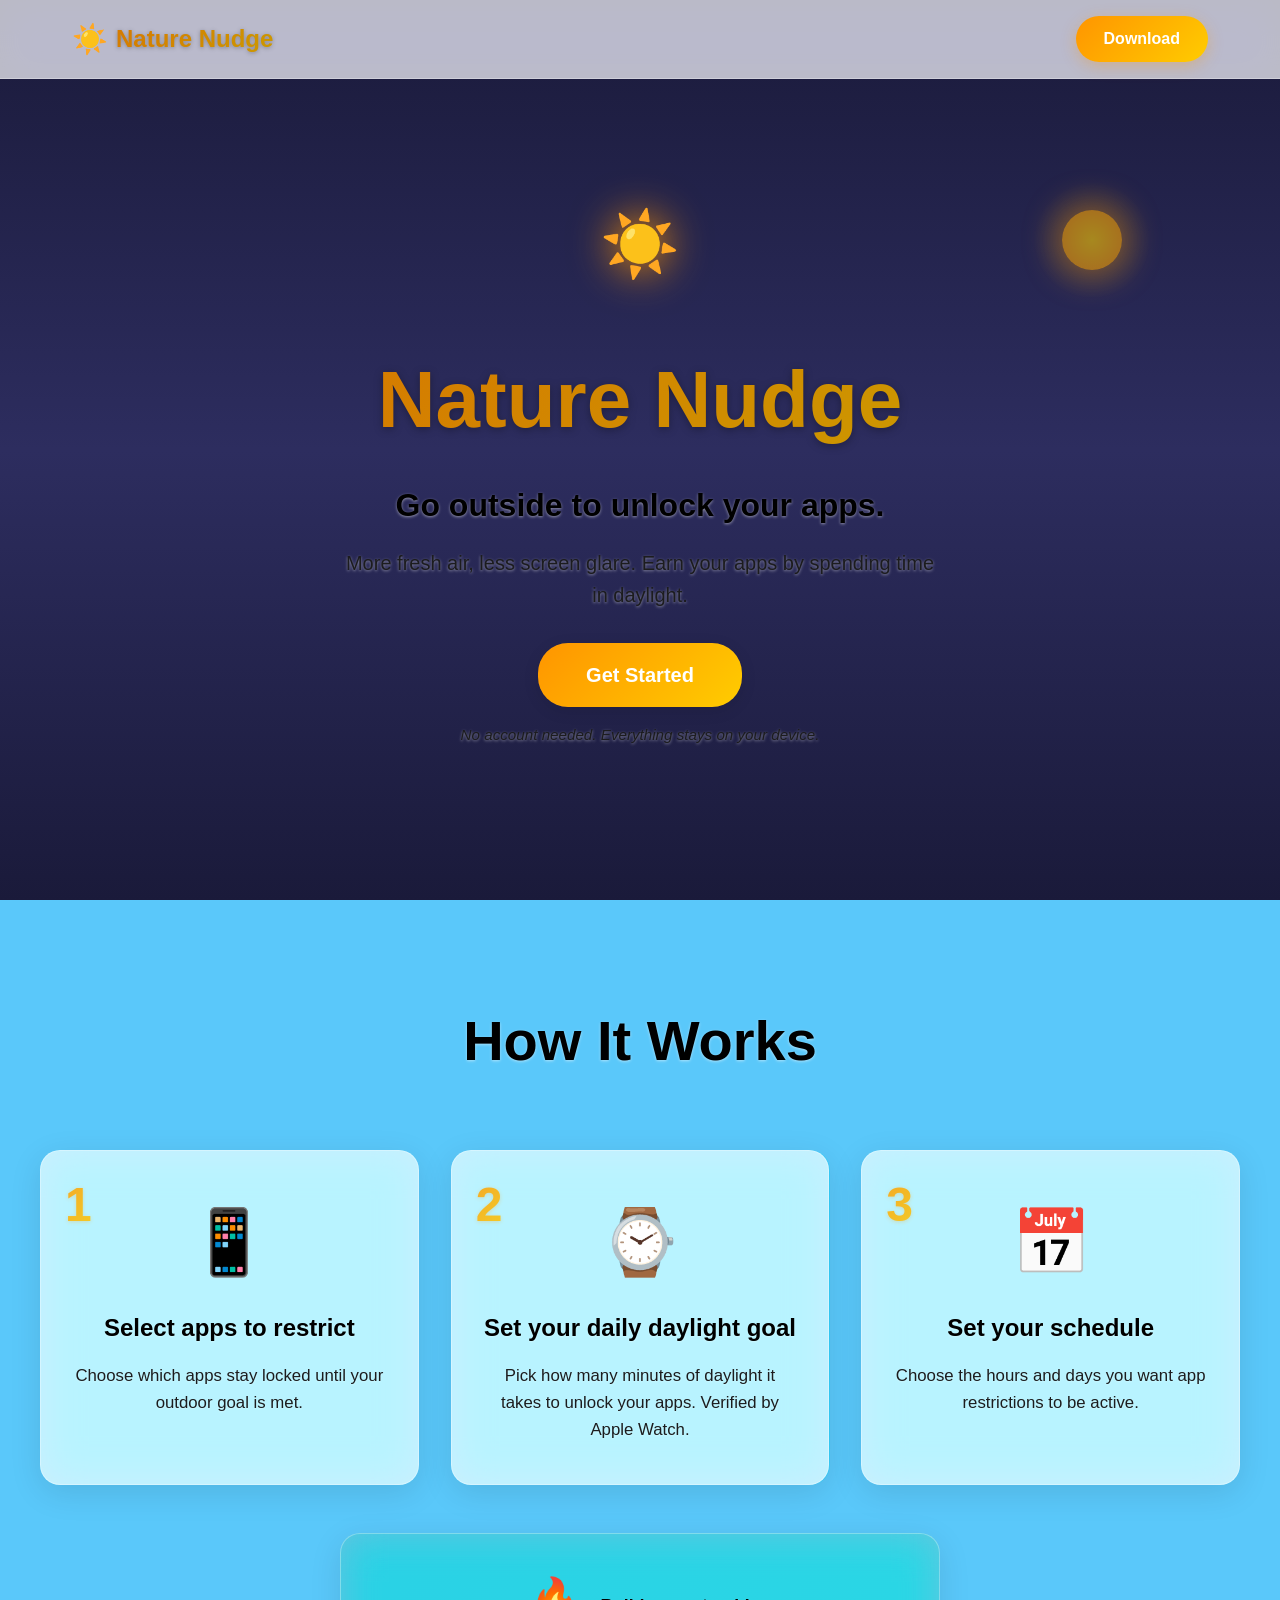
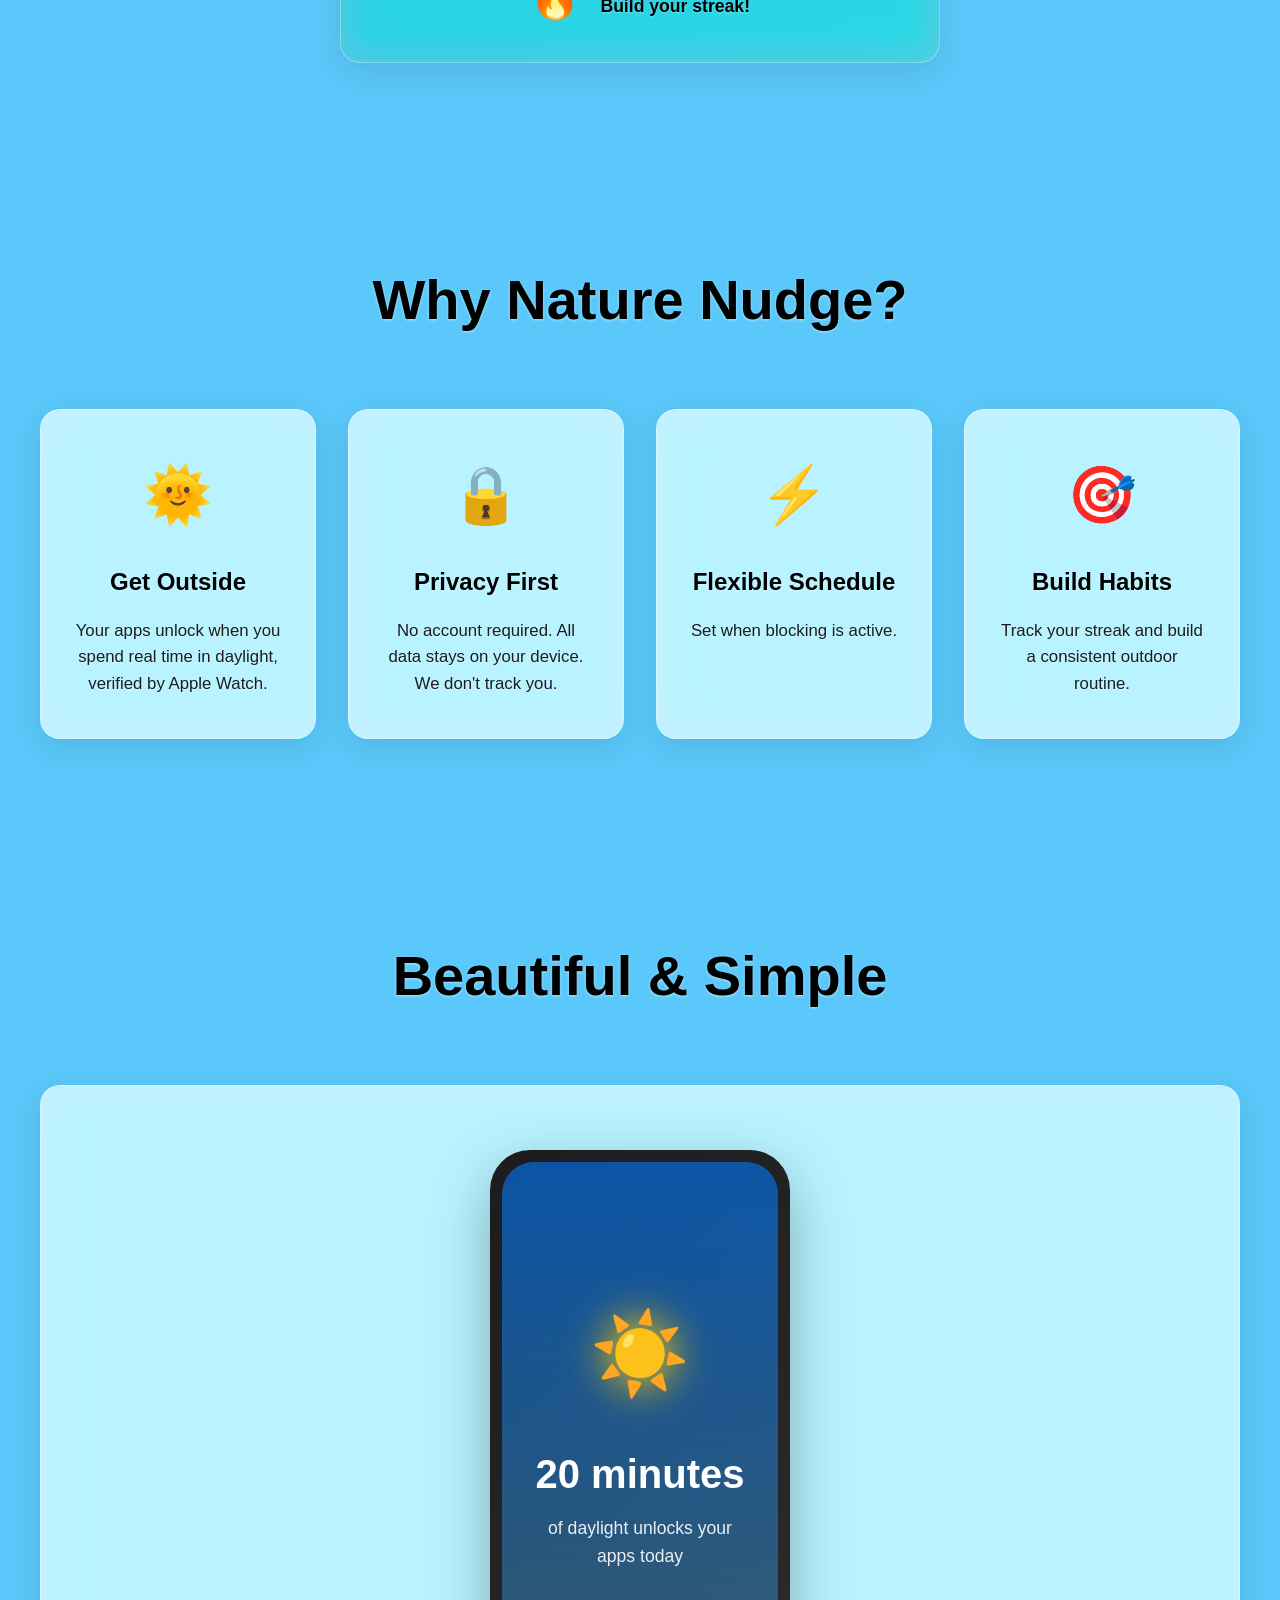
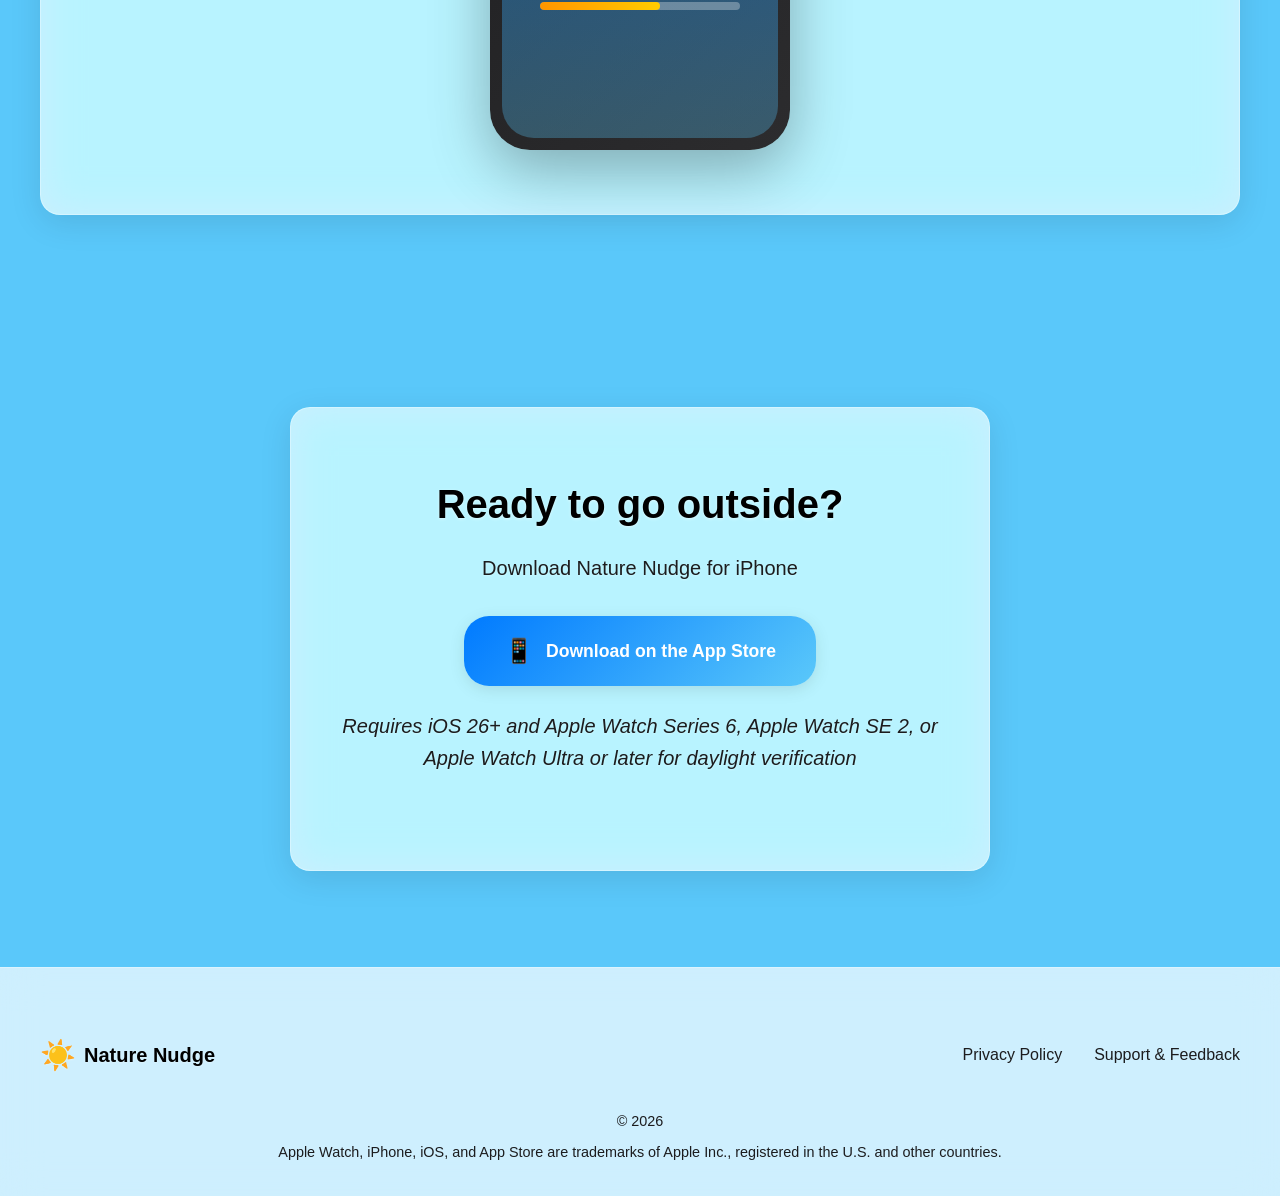
<file: index.html>
<!DOCTYPE html>
<html lang="en">
<head>
    <meta charset="UTF-8">
    <meta name="viewport" content="width=device-width, initial-scale=1.0, viewport-fit=cover">
    <meta name="robots" content="noindex, nofollow">
    <meta name="theme-color" content="#4A90E2" media="(prefers-color-scheme: light)">
    <meta name="theme-color" content="#1a1a3a" media="(prefers-color-scheme: dark)">
    <meta name="apple-mobile-web-app-capable" content="yes">
    <meta name="apple-mobile-web-app-status-bar-style" content="black-translucent">

    <!-- Social Media Preview -->
    <meta property="og:type" content="website">
    <meta property="og:title" content="Nature Nudge - Go outside to unlock your apps">
    <meta property="og:description" content="Break your screen addiction. Earn your apps by spending time in daylight. No account needed. Everything stays on your device.">
    <meta property="og:image" content="https://brian-meersma.github.io/NatureNudge-Website/social-preview.png">
    <meta property="og:url" content="https://brian-meersma.github.io/NatureNudge-Website/">
    <meta property="og:image:width" content="1456">
    <meta property="og:image:height" content="720">

    <meta name="twitter:card" content="summary_large_image">
    <meta name="twitter:title" content="Nature Nudge - Go outside to unlock your apps">
    <meta name="twitter:description" content="Break your screen addiction. Earn your apps by spending time in daylight.">
    <meta name="twitter:image" content="https://brian-meersma.github.io/NatureNudge-Website/social-preview.png">

    <meta name="description" content="Break your screen addiction. Earn your apps by spending time in daylight. No account needed. Everything stays on your device.">

    <link rel="icon" type="image/svg+xml" href="favicon.svg">
    <link rel="apple-touch-icon" href="favicon.svg">
    <title>Nature Nudge - Go outside to unlock your apps</title>
    <link rel="stylesheet" href="style.css">
</head>
<body>
    <!-- Dynamic Sky Background -->
    <div class="sky-background" id="skyBackground"></div>

    <!-- Floating Sun -->
    <div class="floating-sun" id="floatingSun">
        <div class="sun-rays"></div>
        <div class="sun-core"></div>
    </div>

    <!-- Navigation -->
    <nav class="nav">
        <div class="nav-content">
            <div class="logo">
                <span class="sun-icon">☀️</span>
                <span class="logo-text">Nature Nudge</span>
            </div>
            <a href="#download" class="nav-link">Download</a>
        </div>
    </nav>

    <!-- Hero Section -->
    <section class="hero">
        <div class="hero-content">
            <div class="hero-icon">
                <div class="pulse-circle"></div>
                <div class="pulse-circle delay-1"></div>
                <div class="pulse-circle delay-2"></div>
                <span class="hero-sun">☀️</span>
            </div>
            <h1 class="hero-title">Nature Nudge</h1>
            <p class="hero-tagline">Go outside to unlock your apps.</p>
            <p class="hero-subtitle">More fresh air, less screen glare. Earn your apps by spending time in daylight.</p>
            <a href="#download" class="cta-button glass-button">
                Get Started
            </a>
            <p class="hero-note">No account needed. Everything stays on your device.</p>
        </div>
    </section>

    <!-- How It Works -->
    <section class="how-it-works">
        <div class="container">
            <h2 class="section-title">How It Works</h2>

            <div class="steps">
                <div class="step glass-card" data-step="1">
                    <div class="step-number">1</div>
                    <div class="step-icon">📱</div>
                    <h3 class="step-title">Select apps to restrict</h3>
                    <p class="step-description">Choose which apps stay locked until your outdoor goal is met.</p>
                </div>

                <div class="step glass-card" data-step="2">
                    <div class="step-number">2</div>
                    <div class="step-icon">⌚</div>
                    <h3 class="step-title">Set your daily daylight goal</h3>
                    <p class="step-description">Pick how many minutes of daylight it takes to unlock your apps. Verified by Apple Watch.</p>
                </div>

                <div class="step glass-card" data-step="3">
                    <div class="step-number">3</div>
                    <div class="step-icon">📅</div>
                    <h3 class="step-title">Set your schedule</h3>
                    <p class="step-description">Choose the hours and days you want app restrictions to be active.</p>
                </div>
            </div>

            <div class="bonus-feature glass-card">
                <span class="bonus-icon">🔥</span>
                <p><strong>Build your streak!</strong></p>
            </div>
        </div>
    </section>

    <!-- Features Grid -->
    <section class="features">
        <div class="container">
            <h2 class="section-title">Why Nature Nudge?</h2>

            <div class="features-grid">
                <div class="feature glass-card interactive-card">
                    <div class="feature-icon">🌞</div>
                    <h3>Get Outside</h3>
                    <p>Your apps unlock when you spend real time in daylight, verified by Apple Watch.</p>
                </div>

                <div class="feature glass-card interactive-card">
                    <div class="feature-icon">🔒</div>
                    <h3>Privacy First</h3>
                    <p>No account required. All data stays on your device. We don't track you.</p>
                </div>

                <div class="feature glass-card interactive-card">
                    <div class="feature-icon">⚡</div>
                    <h3>Flexible Schedule</h3>
                    <p>Set when blocking is active.</p>
                </div>

                <div class="feature glass-card interactive-card">
                    <div class="feature-icon">🎯</div>
                    <h3>Build Habits</h3>
                    <p>Track your streak and build a consistent outdoor routine.</p>
                </div>
            </div>
        </div>
    </section>

    <!-- App Preview -->
    <section class="preview">
        <div class="container">
            <h2 class="section-title">Beautiful & Simple</h2>
            <div class="preview-content glass-card">
                <div class="phone-mockup">
                    <div class="phone-screen">
                        <div class="app-preview-gradient"></div>

                        <!-- App Grid (shows first) -->
                        <div class="app-grid" id="appGrid">
                            <div class="app-icon" style="background: linear-gradient(135deg, #FF3B30, #FF6B6B);"></div>
                            <div class="app-icon" style="background: linear-gradient(135deg, #007AFF, #4A9EFF);"></div>
                            <div class="app-icon" style="background: linear-gradient(135deg, #34C759, #5DD57D);"></div>
                            <div class="app-icon" style="background: linear-gradient(135deg, #FF9500, #FFAB40);"></div>
                            <div class="app-icon" style="background: linear-gradient(135deg, #5856D6, #7B79EA);"></div>
                            <div class="app-icon" style="background: linear-gradient(135deg, #FF2D55, #FF5277);"></div>
                            <div class="app-icon" style="background: linear-gradient(135deg, #5AC8FA, #7DD4FC);"></div>
                            <div class="app-icon" style="background: linear-gradient(135deg, #FFCC00, #FFD740);"></div>
                            <div class="app-icon" style="background: linear-gradient(135deg, #AF52DE, #C26FE8);"></div>
                            <div class="app-icon app-locked" id="lockedApp" style="background: linear-gradient(135deg, #8E8E93, #AEAEB2);"></div>
                            <div class="app-icon" style="background: linear-gradient(135deg, #FF6B35, #FF8A5B);"></div>
                            <div class="app-icon" style="background: linear-gradient(135deg, #32ADE6, #5BBFED);"></div>
                        </div>

                        <!-- Unlock Screen (shows after tap) -->
                        <div class="app-preview-content" id="unlockScreen">
                            <div class="preview-sun">☀️</div>
                            <h3>20 minutes</h3>
                            <p>of daylight unlocks your apps today</p>
                            <div class="preview-progress">
                                <div class="progress-bar">
                                    <div class="progress-fill" id="progressFill"></div>
                                </div>
                            </div>
                        </div>
                    </div>
                </div>
            </div>
        </div>
    </section>

    <!-- Download Section -->
    <section class="download" id="download">
        <div class="container">
            <div class="download-content glass-card">
                <h2>Ready to go outside?</h2>
                <p>Download Nature Nudge for iPhone</p>
                <div class="download-buttons">
                    <a href="#" class="app-store-button glass-button">
                        <span class="button-icon">📱</span>
                        Download on the App Store
                    </a>
                </div>
                <p class="requirements">Requires iOS 26+ and Apple Watch Series 6, Apple Watch SE 2, or Apple Watch Ultra or later for daylight verification</p>
            </div>
        </div>
    </section>

    <!-- Footer -->
    <footer class="footer">
        <div class="container">
            <div class="footer-content">
                <div class="footer-logo">
                    <span class="sun-icon">☀️</span>
                    <span>Nature Nudge</span>
                </div>
                <nav class="footer-links">
                    <a href="privacy.html">Privacy Policy</a>
                    <a href="https://forms.cloud.microsoft/Pages/ResponsePage.aspx?id=DQSIkWdsW0yxEjajBLZtrQAAAAAAAAAAAAO__d2WzkRUQkdaQlNQN0pYU01TVzdLMTNZN1FaNTY4Vy4u">Support & Feedback</a>
                </nav>
            </div>
            <p class="footer-copy">&copy; 2026</p>
            <p class="footer-legal">Apple Watch, iPhone, iOS, and App Store are trademarks of Apple Inc., registered in the U.S. and other countries.</p>
        </div>
    </footer>

    <script src="script.js"></script>
</body>
</html>
</file>
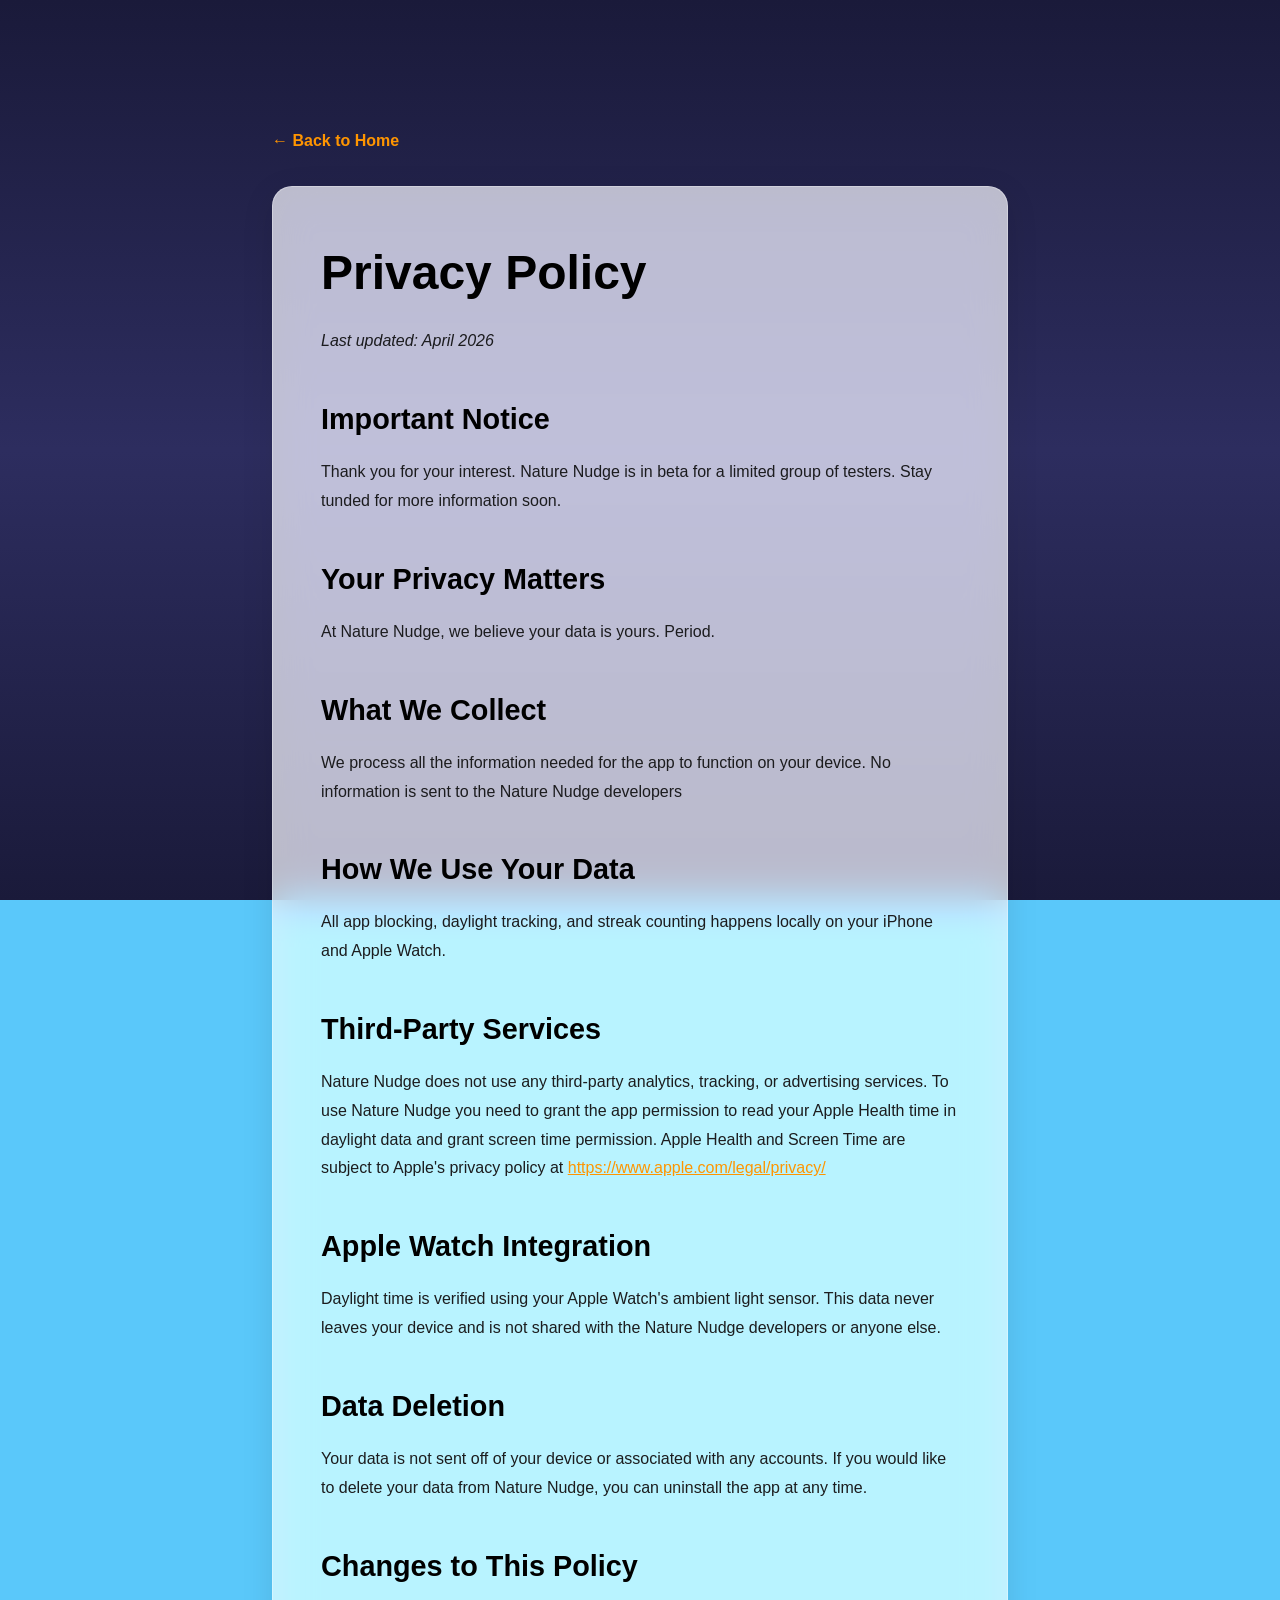
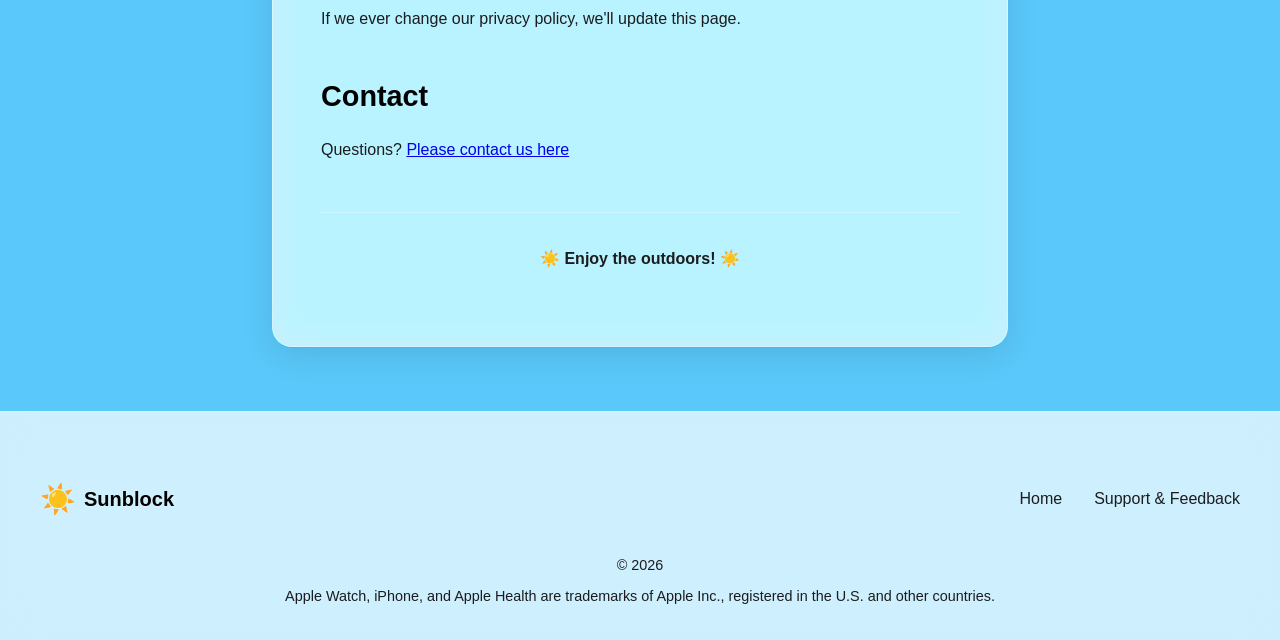
<file: privacy.html>
<!DOCTYPE html>
<html lang="en">
<head>
    <meta charset="UTF-8">
    <meta name="viewport" content="width=device-width, initial-scale=1.0, viewport-fit=cover">
    <meta name="robots" content="noindex, nofollow">
    <meta name="theme-color" content="#4A90E2" media="(prefers-color-scheme: light)">
    <meta name="theme-color" content="#1a1a3a" media="(prefers-color-scheme: dark)">
    <meta name="apple-mobile-web-app-capable" content="yes">
    <meta name="apple-mobile-web-app-status-bar-style" content="black-translucent">

    <!-- Social Media Preview -->
    <meta property="og:type" content="website">
    <meta property="og:title" content="Privacy Policy - Nature Nudge">
    <meta property="og:description" content="Your data is yours. Sunblock requires no account and all data stays on your device. Learn about our privacy-first approach.">
    <meta property="og:image" content="https://brian-meersma.github.io/NatureNudge-Website/social-preview.png">
    <meta property="og:url" content="https://brian-meersma.github.io/NatureNudge-Website/privacy.html">
    <meta property="og:image:width" content="1456">
    <meta property="og:image:height" content="720">

    <meta name="twitter:card" content="summary_large_image">
    <meta name="twitter:title" content="Privacy Policy - Nature Nudge">
    <meta name="twitter:description" content="Your data is yours. Sunblock requires no account and all data stays on your device.">
    <meta name="twitter:image" content="https://brian-meersma.github.io/NatureNudge-Website/social-preview.png">

    <meta name="description" content="Your data is yours. Sunblock requires no account and all data stays on your device. Learn about our privacy-first approach.">

    <link rel="icon" type="image/svg+xml" href="favicon.svg">
    <link rel="apple-touch-icon" href="favicon.svg">
    <title>Privacy Policy - Nature Nudge</title>
    <link rel="stylesheet" href="style.css">
    <style>
        .privacy-container {
            max-width: 800px;
            margin: 0 auto;
            padding: 8rem 2rem 4rem;
        }

        .privacy-content {
            padding: 3rem;
        }

        .privacy-content h1 {
            font-size: 3rem;
            margin-bottom: 1rem;
        }

        .privacy-content h2 {
            font-size: 1.8rem;
            margin-top: 2.5rem;
            margin-bottom: 1rem;
        }

        .privacy-content p {
            margin-bottom: 1.5rem;
            line-height: 1.8;
            color: var(--text-secondary);
        }

        .back-link {
            display: inline-block;
            margin-bottom: 2rem;
            color: var(--orange);
            text-decoration: none;
            font-weight: 600;
        }

        .back-link:hover {
            text-decoration: underline;
        }
    </style>
</head>
<body class="midday">
    <div class="sky-background"></div>

    <div class="privacy-container">
        <a href="index.html" class="back-link">← Back to Home</a>

        <div class="privacy-content glass-card">
            <h1>Privacy Policy</h1>
            <p><em>Last updated: April 2026</em></p>

            <h2>Important Notice</h2>
            <p>Thank you for your interest. Nature Nudge is in beta for a limited group of testers. Stay tunded for more information soon.</p>
            
            <h2>Your Privacy Matters</h2>
            <p>At Nature Nudge, we believe your data is yours. Period.</p>

            <h2>What We Collect</h2>
            <p>We process all the information needed for the app to function on your device. No information is sent to the Nature Nudge developers</p>

            <h2>How We Use Your Data</h2>
            <p>All app blocking, daylight tracking, and streak counting happens locally on your iPhone and Apple Watch.</p>

            <h2>Third-Party Services</h2>
            <p>Nature Nudge does not use any third-party analytics, tracking, or advertising services. To use Nature Nudge you need to grant the app permission to read your Apple Health time in daylight data and grant screen time permission. Apple Health and Screen Time are subject to Apple's privacy policy at <a href="https://www.apple.com/legal/privacy/" style="color: var(--orange);">https://www.apple.com/legal/privacy/</a></p>

            <h2>Apple Watch Integration</h2>
            <p>Daylight time is verified using your Apple Watch's ambient light sensor. This data never leaves your device and is not shared with the Nature Nudge developers or anyone else.</p>
            
            <h2>Data Deletion</h2>
            <p>Your data is not sent off of your device or associated with any accounts. If you would like to delete your data from Nature Nudge, you can uninstall the app at any time.</p>

            <h2>Changes to This Policy</h2>
            <p>If we ever change our privacy policy, we'll update this page.</p>

            <h2>Contact</h2>
            <p>Questions? <a href="https://forms.cloud.microsoft/Pages/ResponsePage.aspx?id=DQSIkWdsW0yxEjajBLZtrQAAAAAAAAAAAAO__d2WzkRUQkdaQlNQN0pYU01TVzdLMTNZN1FaNTY4Vy4u">Please contact us here</a></p>

            <p style="text-align: center; margin-top: 3rem; padding-top: 2rem; border-top: 1px solid var(--glass-border);">
                <strong>☀️ Enjoy the outdoors! ☀️</strong>
            </p>
        </div>
    </div>

    <footer class="footer">
        <div class="container">
            <div class="footer-content">
                <div class="footer-logo">
                    <span class="sun-icon">☀️</span>
                    <span>Sunblock</span>
                </div>
                <nav class="footer-links">
                    <a href="index.html">Home</a>
                    <a href="https://forms.cloud.microsoft/Pages/ResponsePage.aspx?id=DQSIkWdsW0yxEjajBLZtrQAAAAAAAAAAAAO__d2WzkRUQkdaQlNQN0pYU01TVzdLMTNZN1FaNTY4Vy4u">Support & Feedback</a>
                </nav>
            </div>
            <p class="footer-copy">&copy; 2026</p>
            <p class="footer-legal">Apple Watch, iPhone, and Apple Health are trademarks of Apple Inc., registered in the U.S. and other countries.</p>
        </div>
    </footer>

    <script>
        // Set time-based gradient
        const hour = new Date().getHours();
        const body = document.body;
        body.classList.remove('morning', 'midday', 'evening', 'night');

        if (hour >= 5 && hour < 8) {
            body.classList.add('morning');
        } else if (hour >= 8 && hour < 17) {
            body.classList.add('midday');
        } else if (hour >= 17 && hour < 20) {
            body.classList.add('evening');
        } else {
            body.classList.add('night');
        }
    </script>
</body>
</html>
</file>
<file: style.css>
/* ================================
   CSS Variables & Reset
   ================================ */

:root {
    --orange: #FF9500;
    --yellow: #FFCC00;
    --cyan: #5AC8FA;
    --blue: #007AFF;
    --indigo: #5856D6;
    --purple: #AF52DE;

    --text-primary: #000000;
    --text-secondary: #1C1C1E;
    --background: #F2F2F7;

    --glass-bg: rgba(255, 255, 255, 0.7);
    --glass-border: rgba(255, 255, 255, 0.3);
    --glass-shadow: rgba(0, 0, 0, 0.1);
}

@media (prefers-color-scheme: dark) {
    :root {
        --text-primary: #FFFFFF;
        --text-secondary: #AEAEB2;
        --background: #000000;
        --glass-bg: rgba(28, 28, 30, 0.7);
        --glass-border: rgba(255, 255, 255, 0.1);
    }
}

* {
    margin: 0;
    padding: 0;
    box-sizing: border-box;
}

html {
    height: -webkit-fill-available;
    background-color: #5AC8FA;
}

@media (prefers-color-scheme: dark) {
    html {
        background-color: #1a1a3a;
    }
}

body {
    font-family: -apple-system, BlinkMacSystemFont, 'SF Pro Display', 'Segoe UI', Roboto, 'Helvetica Neue', Arial, sans-serif;
    color: var(--text-primary);
    overflow-x: hidden;
    line-height: 1.6;
    min-height: 100vh;
    min-height: 100dvh;
    min-height: -webkit-fill-available;
    background-color: transparent;
}

/* ================================
   Dynamic Sky Background
   ================================ */

.sky-background {
    position: fixed;
    top: 0;
    left: 0;
    right: 0;
    bottom: 0;
    width: 100vw;
    height: 100vh;
    height: 100dvh;
    z-index: -2;
    transition: background 2s ease;
}

body.morning .sky-background {
    background: linear-gradient(180deg,
        #FFB347 0%,
        #FFCCB3 40%,
        #87CEEB 100%);
}

body.midday .sky-background {
    background: linear-gradient(180deg,
        #4A90E2 0%,
        #87CEEB 60%,
        #B0E0E6 100%);
}

body.evening .sky-background {
    background: linear-gradient(180deg,
        #FF6B35 0%,
        #C874AF 50%,
        #5856D6 100%);
}

body.night .sky-background {
    background: linear-gradient(180deg,
        #1a1a3a 0%,
        #2d2d5f 50%,
        #1a1a3a 100%);
}

@media (prefers-color-scheme: dark) {
    body.morning .sky-background {
        background: linear-gradient(180deg,
            #2d2d5f 0%,
            #1a1a3a 100%);
    }

    body.midday .sky-background {
        background: linear-gradient(180deg,
            #1a1a3a 0%,
            #000033 100%);
    }

    body.evening .sky-background {
        background: linear-gradient(180deg,
            #2d1a3a 0%,
            #1a1a3a 100%);
    }

    body.night .sky-background {
        background: linear-gradient(180deg,
            #0a0a1a 0%,
            #000000 100%);
    }
}

/* ================================
   Floating Sun
   ================================ */

.floating-sun {
    position: fixed;
    top: 20%;
    right: 10%;
    width: 120px;
    height: 120px;
    z-index: -1;
    animation: float 6s ease-in-out infinite;
    opacity: 0.6;
}

.sun-core {
    position: absolute;
    top: 50%;
    left: 50%;
    transform: translate(-50%, -50%);
    width: 60px;
    height: 60px;
    background: radial-gradient(circle, var(--yellow), var(--orange));
    border-radius: 50%;
    box-shadow: 0 0 40px var(--orange);
    animation: pulse 3s ease-in-out infinite;
}

.sun-rays {
    position: absolute;
    top: 50%;
    left: 50%;
    transform: translate(-50%, -50%);
    width: 100%;
    height: 100%;
    background: radial-gradient(circle,
        rgba(255, 204, 0, 0.3) 0%,
        transparent 70%);
    border-radius: 50%;
    animation: rotate 20s linear infinite;
}

@keyframes float {
    0%, 100% { transform: translateY(0px); }
    50% { transform: translateY(-20px); }
}

@keyframes pulse {
    0%, 100% { transform: translate(-50%, -50%) scale(1); }
    50% { transform: translate(-50%, -50%) scale(1.1); }
}

@keyframes rotate {
    from { transform: translate(-50%, -50%) rotate(0deg); }
    to { transform: translate(-50%, -50%) rotate(360deg); }
}

/* ================================
   Glass Effects
   ================================ */

.glass-card {
    background: var(--glass-bg);
    backdrop-filter: blur(20px) saturate(180%);
    -webkit-backdrop-filter: blur(20px) saturate(180%);
    border: 1px solid var(--glass-border);
    border-radius: 20px;
    box-shadow: 0 8px 32px var(--glass-shadow);
}

.glass-button {
    background: var(--glass-bg);
    backdrop-filter: blur(20px) saturate(180%);
    -webkit-backdrop-filter: blur(20px) saturate(180%);
    border: 1px solid var(--glass-border);
    box-shadow: 0 4px 16px var(--glass-shadow);
    transition: all 0.3s ease;
}

.glass-button:hover {
    transform: translateY(-2px);
    box-shadow: 0 8px 24px rgba(255, 149, 0, 0.3);
}

.interactive-card {
    transition: all 0.3s ease;
    cursor: pointer;
}

.interactive-card:hover {
    transform: translateY(-5px) scale(1.02);
    box-shadow: 0 12px 40px rgba(0, 0, 0, 0.15);
}

/* ================================
   Navigation
   ================================ */

.nav {
    position: fixed;
    top: 0;
    left: 0;
    right: 0;
    z-index: 1000;
    padding: 1rem 0;
    background: var(--glass-bg);
    backdrop-filter: blur(20px) saturate(180%);
    -webkit-backdrop-filter: blur(20px) saturate(180%);
    border-bottom: 1px solid var(--glass-border);
}

.nav-content {
    max-width: 1200px;
    margin: 0 auto;
    padding: 0 2rem;
    display: flex;
    justify-content: space-between;
    align-items: center;
}

.logo {
    display: flex;
    align-items: center;
    gap: 0.5rem;
    font-size: 1.5rem;
    font-weight: 700;
}

.sun-icon {
    font-size: 1.8rem;
    animation: spin 10s linear infinite;
}

@keyframes spin {
    from { transform: rotate(0deg); }
    to { transform: rotate(360deg); }
}

.logo-text {
    background: linear-gradient(135deg, #D67900, #CC9900);
    -webkit-background-clip: text;
    -webkit-text-fill-color: transparent;
    background-clip: text;
    filter: drop-shadow(0 1px 2px rgba(0, 0, 0, 0.3));
}

.nav-link {
    color: white;
    text-decoration: none;
    font-weight: 700;
    padding: 0.625rem 1.75rem;
    border-radius: 25px;
    background: linear-gradient(135deg, var(--orange), var(--yellow));
    transition: all 0.3s ease;
    box-shadow: 0 4px 16px rgba(255, 149, 0, 0.3);
}

.nav-link:hover {
    transform: translateY(-2px);
    box-shadow: 0 8px 24px rgba(255, 149, 0, 0.4);
}

/* ================================
   Hero Section
   ================================ */

.hero {
    min-height: 100vh;
    display: flex;
    align-items: center;
    justify-content: center;
    text-align: center;
    padding: 6rem 2rem 4rem;
}

.hero-content {
    max-width: 700px;
}

.hero-icon {
    position: relative;
    margin: 0 auto 2rem;
    width: 120px;
    height: 120px;
}

.pulse-circle {
    position: absolute;
    top: 50%;
    left: 50%;
    transform: translate(-50%, -50%);
    width: 100%;
    height: 100%;
    border: 2px solid var(--orange);
    border-radius: 50%;
    opacity: 0;
    animation: pulse-ring 2s cubic-bezier(0.455, 0.03, 0.515, 0.955) infinite;
}

.pulse-circle.delay-1 {
    animation-delay: 0.5s;
}

.pulse-circle.delay-2 {
    animation-delay: 1s;
}

@keyframes pulse-ring {
    0% {
        transform: translate(-50%, -50%) scale(0.5);
        opacity: 1;
    }
    100% {
        transform: translate(-50%, -50%) scale(1.5);
        opacity: 0;
    }
}

.hero-sun {
    position: absolute;
    top: 50%;
    left: 50%;
    transform: translate(-50%, -50%);
    font-size: 4rem;
    filter: drop-shadow(0 0 20px var(--orange));
}

.hero-title {
    font-size: clamp(3rem, 8vw, 5rem);
    font-weight: 800;
    margin-bottom: 1rem;
    background: linear-gradient(135deg, #D67900, #CC9900);
    -webkit-background-clip: text;
    -webkit-text-fill-color: transparent;
    background-clip: text;
    filter: drop-shadow(0 2px 4px rgba(0, 0, 0, 0.3));
}

.hero-tagline {
    font-size: clamp(1.5rem, 4vw, 2rem);
    font-weight: 600;
    margin-bottom: 1rem;
    color: var(--text-primary);
    text-shadow: 0 1px 3px rgba(255, 255, 255, 0.5);
}

.hero-subtitle {
    font-size: 1.25rem;
    color: var(--text-secondary);
    margin-bottom: 2rem;
    max-width: 600px;
    margin-left: auto;
    margin-right: auto;
    text-shadow: 0 1px 3px rgba(255, 255, 255, 0.5);
}

.cta-button {
    display: inline-block;
    padding: 1rem 3rem;
    font-size: 1.25rem;
    font-weight: 700;
    color: white;
    background: linear-gradient(135deg, var(--orange), var(--yellow));
    border-radius: 30px;
    text-decoration: none;
    border: none;
    cursor: pointer;
    margin-bottom: 1rem;
}

.cta-button:hover {
    transform: translateY(-3px);
    box-shadow: 0 12px 32px rgba(255, 149, 0, 0.4);
}

.hero-note {
    font-size: 0.95rem;
    color: var(--text-secondary);
    font-style: italic;
    text-shadow: 0 1px 3px rgba(255, 255, 255, 0.5);
}

/* ================================
   How It Works Section
   ================================ */

.how-it-works {
    padding: 6rem 2rem;
}

.container {
    max-width: 1200px;
    margin: 0 auto;
}

.section-title {
    font-size: clamp(2.5rem, 6vw, 3.5rem);
    font-weight: 800;
    text-align: center;
    margin-bottom: 4rem;
    text-shadow: 0 1px 3px rgba(255, 255, 255, 0.5);
}

.steps {
    display: grid;
    grid-template-columns: repeat(auto-fit, minmax(280px, 1fr));
    gap: 2rem;
    margin-bottom: 3rem;
}

.step {
    padding: 2.5rem 2rem;
    text-align: center;
    position: relative;
    animation: fadeInUp 0.6s ease forwards;
    opacity: 0;
}

.step[data-step="1"] { animation-delay: 0.1s; }
.step[data-step="2"] { animation-delay: 0.2s; }
.step[data-step="3"] { animation-delay: 0.3s; }

@keyframes fadeInUp {
    from {
        opacity: 0;
        transform: translateY(30px);
    }
    to {
        opacity: 1;
        transform: translateY(0);
    }
}

.step-number {
    position: absolute;
    top: 1rem;
    left: 1.5rem;
    font-size: 3rem;
    font-weight: 800;
    background: linear-gradient(135deg, var(--orange), var(--yellow));
    -webkit-background-clip: text;
    -webkit-text-fill-color: transparent;
    background-clip: text;
    opacity: 0.85;
    filter: drop-shadow(0 1px 2px rgba(255, 149, 0, 0.3));
}

.step-icon {
    font-size: 4rem;
    margin-bottom: 1rem;
}

.step-title {
    font-size: 1.5rem;
    font-weight: 700;
    margin-bottom: 1rem;
    text-shadow: 0 1px 2px rgba(255, 255, 255, 0.3);
}

.step-description {
    color: var(--text-secondary);
    font-size: 1.05rem;
    text-shadow: 0 1px 2px rgba(255, 255, 255, 0.3);
}

.bonus-feature {
    padding: 2rem;
    text-align: center;
    margin: 0 auto;
    max-width: 600px;
    background: linear-gradient(135deg, rgba(255, 149, 0, 0.1), rgba(255, 204, 0, 0.1));
}

.bonus-icon {
    font-size: 2.5rem;
    margin-right: 1rem;
}

.bonus-feature p {
    font-size: 1.1rem;
    display: inline-flex;
    align-items: center;
    text-shadow: 0 1px 2px rgba(255, 255, 255, 0.3);
}

/* ================================
   Features Section
   ================================ */

.features {
    padding: 6rem 2rem;
}

.features-grid {
    display: grid;
    grid-template-columns: repeat(auto-fit, minmax(260px, 1fr));
    gap: 2rem;
}

.feature {
    padding: 2.5rem 2rem;
    text-align: center;
}

.feature-icon {
    font-size: 3.5rem;
    margin-bottom: 1.5rem;
}

.feature h3 {
    font-size: 1.5rem;
    font-weight: 700;
    margin-bottom: 1rem;
    text-shadow: 0 1px 2px rgba(255, 255, 255, 0.3);
}

.feature p {
    color: var(--text-secondary);
    font-size: 1.05rem;
    text-shadow: 0 1px 2px rgba(255, 255, 255, 0.3);
}

/* ================================
   Preview Section
   ================================ */

.preview {
    padding: 6rem 2rem;
}

.preview-content {
    padding: 4rem 2rem;
    display: flex;
    justify-content: center;
    align-items: center;
}

.phone-mockup {
    width: 300px;
    height: 600px;
    border-radius: 40px;
    background: linear-gradient(135deg, #1C1C1E, #2C2C2E);
    padding: 12px;
    box-shadow: 0 20px 60px rgba(0, 0, 0, 0.3);
    position: relative;
}

.phone-screen {
    width: 100%;
    height: 100%;
    border-radius: 32px;
    overflow: hidden;
    position: relative;
}

.app-preview-gradient {
    position: absolute;
    top: 0;
    left: 0;
    right: 0;
    bottom: 0;
    background: linear-gradient(180deg,
        rgba(0, 122, 255, 0.6) 0%,
        rgba(90, 200, 250, 0.3) 100%);
}

.app-grid {
    position: absolute;
    top: 0;
    left: 0;
    right: 0;
    bottom: 0;
    z-index: 2;
    display: grid;
    grid-template-columns: repeat(3, 1fr);
    gap: 1.5rem;
    padding: 3rem 2rem;
    height: 100%;
    align-content: center;
    opacity: 1;
    animation: fadeOutGrid 0.5s ease-out 2.5s forwards;
}

.app-icon {
    aspect-ratio: 1;
    border-radius: 20px;
    box-shadow: 0 4px 12px rgba(0, 0, 0, 0.3);
    transition: all 0.2s ease;
}

.app-locked {
    position: relative;
    animation: tapEffect 0.3s ease-in-out 1.5s;
}

@keyframes tapEffect {
    0%, 100% {
        transform: scale(1);
        filter: brightness(1);
    }
    50% {
        transform: scale(0.9);
        filter: brightness(1.3);
    }
}

@keyframes fadeOutGrid {
    to {
        opacity: 0;
        visibility: hidden;
    }
}

.app-preview-content {
    position: absolute;
    top: 0;
    left: 0;
    right: 0;
    bottom: 0;
    z-index: 1;
    display: flex;
    flex-direction: column;
    align-items: center;
    justify-content: center;
    height: 100%;
    color: white;
    text-align: center;
    padding: 2rem;
    opacity: 0;
    animation: fadeInUnlock 0.5s ease-in 3s forwards;
}

@keyframes fadeInUnlock {
    to {
        opacity: 1;
    }
}

.preview-sun {
    font-size: 5rem;
    margin-bottom: 1.5rem;
    filter: drop-shadow(0 0 20px var(--yellow));
    animation: pulse 3s ease-in-out infinite;
}

.app-preview-content h3 {
    font-size: 2.5rem;
    font-weight: 800;
    margin-bottom: 0.5rem;
}

.app-preview-content p {
    font-size: 1.1rem;
    opacity: 0.9;
    margin-bottom: 2rem;
}

.preview-progress {
    width: 100%;
    max-width: 200px;
}

.progress-bar {
    width: 100%;
    height: 8px;
    background: rgba(255, 255, 255, 0.3);
    border-radius: 10px;
    overflow: hidden;
}

.progress-fill {
    height: 100%;
    background: linear-gradient(90deg, var(--orange), var(--yellow));
    border-radius: 10px;
    width: 0%;
    animation: fillProgress 2s ease-out 3.5s forwards;
}

@keyframes fillProgress {
    0% { width: 0%; }
    100% { width: 60%; }
}

/* ================================
   Download Section
   ================================ */

.download {
    padding: 6rem 2rem;
}

.download-content {
    padding: 4rem 2rem;
    text-align: center;
    max-width: 700px;
    margin: 0 auto;
}

.download-content h2 {
    font-size: 2.5rem;
    font-weight: 800;
    margin-bottom: 1rem;
    text-shadow: 0 1px 3px rgba(255, 255, 255, 0.5);
}

.download-content > p {
    font-size: 1.25rem;
    color: var(--text-secondary);
    margin-bottom: 2rem;
    text-shadow: 0 1px 2px rgba(255, 255, 255, 0.3);
}

.download-buttons {
    margin-bottom: 1.5rem;
}

.app-store-button {
    display: inline-flex;
    align-items: center;
    gap: 0.75rem;
    padding: 1rem 2.5rem;
    font-size: 1.1rem;
    font-weight: 700;
    color: white;
    background: linear-gradient(135deg, var(--blue), var(--cyan));
    border-radius: 25px;
    text-decoration: none;
    border: none;
    cursor: pointer;
}

.button-icon {
    font-size: 1.5rem;
}

.requirements {
    font-size: 0.9rem;
    color: var(--text-secondary);
    font-style: italic;
    text-shadow: 0 1px 2px rgba(255, 255, 255, 0.3);
}

/* ================================
   Footer
   ================================ */

.footer {
    padding: 4rem 2rem 2rem;
    background: var(--glass-bg);
    backdrop-filter: blur(20px);
    -webkit-backdrop-filter: blur(20px);
    border-top: 1px solid var(--glass-border);
}

.footer-content {
    display: flex;
    justify-content: space-between;
    align-items: center;
    flex-wrap: wrap;
    gap: 2rem;
    margin-bottom: 2rem;
}

.footer-logo {
    display: flex;
    align-items: center;
    gap: 0.5rem;
    font-size: 1.25rem;
    font-weight: 700;
    text-shadow: 0 1px 2px rgba(255, 255, 255, 0.3);
}

.footer-links {
    display: flex;
    gap: 2rem;
}

.footer-links a {
    color: var(--text-secondary);
    text-decoration: none;
    transition: color 0.3s ease;
}

.footer-links a:hover {
    color: var(--orange);
}

.footer-copy {
    text-align: center;
    color: var(--text-secondary);
    font-size: 0.9rem;
}

.footer-legal {
    text-align: center;
    color: var(--text-secondary);
    font-size: 0.9rem;
    margin-top: 0.5rem;
}

/* ================================
   Responsive Design
   ================================ */

@media (max-width: 768px) {
    .nav-content {
        padding: 0 1rem;
    }

    .hero {
        padding: 5rem 1rem 3rem;
    }

    .floating-sun {
        right: 5%;
        width: 80px;
        height: 80px;
    }

    .sun-core {
        width: 40px;
        height: 40px;
    }

    .steps {
        grid-template-columns: 1fr;
    }

    .features-grid {
        grid-template-columns: 1fr;
    }

    .footer-content {
        flex-direction: column;
        text-align: center;
    }
}

@media (max-width: 480px) {
    .phone-mockup {
        width: 240px;
        height: 480px;
    }

    .app-preview-content h3 {
        font-size: 2rem;
    }

    .preview-sun {
        font-size: 3.5rem;
    }
}
</file>
